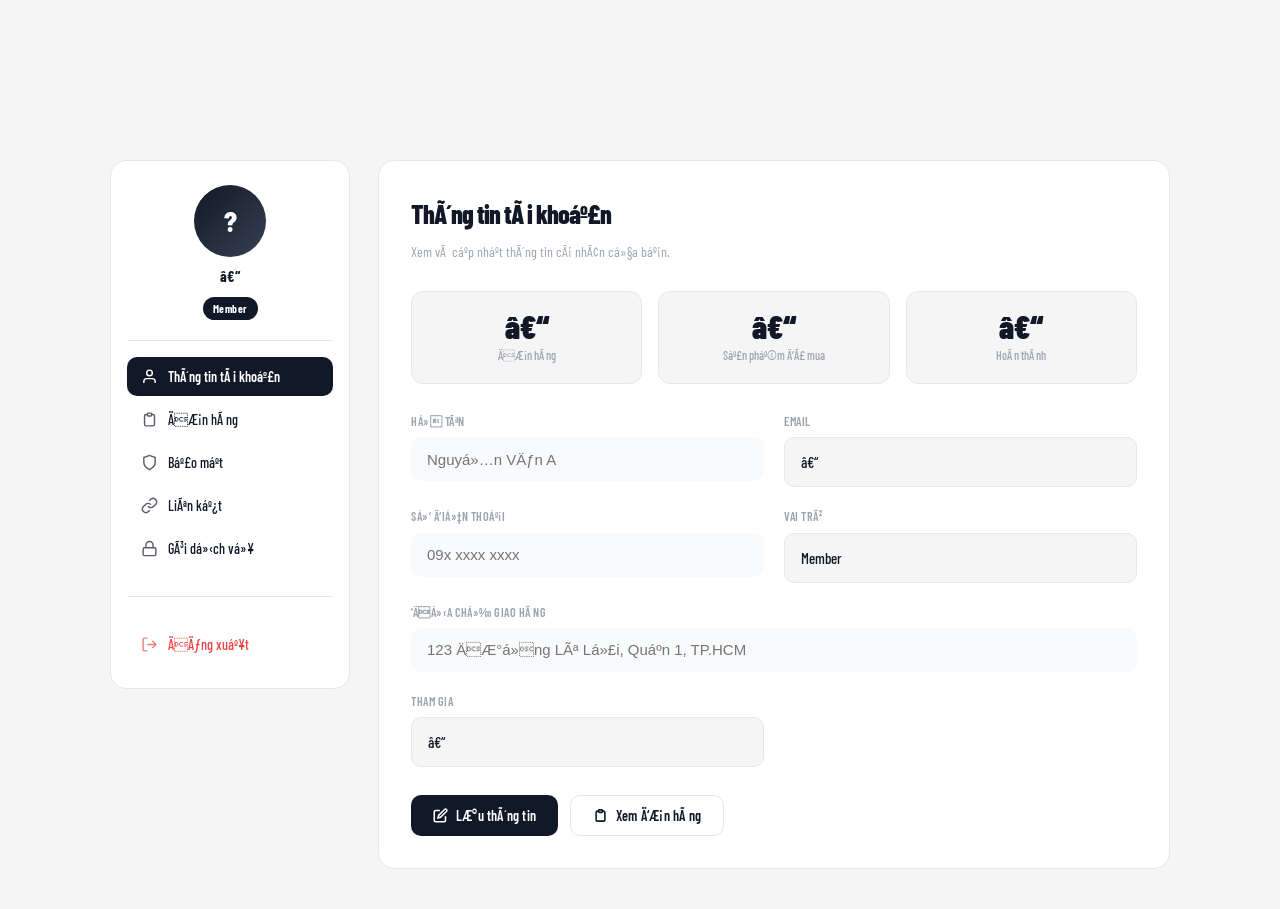
<file: page/account_backup.html>
﻿<!DOCTYPE html>
<html lang="vi">
<head>
    <meta charset="UTF-8">
    <meta name="viewport" content="width=device-width, initial-scale=1.0">
    <title>TÃ i khoáº£n â€“ SPARK</title>
    <meta name="description" content="Quáº£n lÃ½ tÃ i khoáº£n, báº£o máº­t vÃ  cÃ i Ä‘áº·t cÃ¡ nhÃ¢n cá»§a báº¡n táº¡i SPARK Sneaker.">
    <link rel="preconnect" href="https://fonts.googleapis.com">
    <link href="https://fonts.googleapis.com/css2?family=Barlow+Condensed:wght@400;600;800;900&family=Inter:wght@400;500;600&display=swap" rel="stylesheet">
    <link rel="stylesheet" href="/css/theme.css">
    <link rel="stylesheet" href="/css/Header.css">
    <link rel="stylesheet" href="/css/footer.css">
    <style>
        body {
            min-height: 100vh;
            display: flex;
            flex-direction: column;
            padding-top: 120px;
        }

        /* â”€â”€â”€ ACCOUNT LAYOUT â”€â”€â”€â”€â”€â”€â”€â”€â”€â”€â”€â”€â”€â”€â”€â”€â”€â”€â”€â”€â”€â”€â”€â”€â”€â”€â”€â”€â”€â”€â”€â”€â”€â”€â”€â”€â”€â”€â”€ */
        .account-wrapper {
            flex: 1;
            display: flex;
            max-width: 1100px;
            margin: 40px auto;
            width: 100%;
            padding: 0 20px;
            gap: 28px;
            align-items: flex-start;
        }

        /* â”€â”€â”€ SIDEBAR â”€â”€â”€â”€â”€â”€â”€â”€â”€â”€â”€â”€â”€â”€â”€â”€â”€â”€â”€â”€â”€â”€â”€â”€â”€â”€â”€â”€â”€â”€â”€â”€â”€â”€â”€â”€â”€â”€â”€â”€â”€â”€â”€â”€â”€â”€ */
        .acc-sidebar {
            width: 240px;
            flex-shrink: 0;
            background: var(--card);
            border: 1px solid var(--border);
            border-radius: 16px;
            padding: 24px 16px;
            position: sticky;
            top: 130px;
        }

        .acc-avatar-wrap {
            display: flex;
            flex-direction: column;
            align-items: center;
            gap: 10px;
            padding-bottom: 20px;
            margin-bottom: 16px;
            border-bottom: 1px solid var(--border);
        }

        .acc-avatar {
            width: 72px;
            height: 72px;
            border-radius: 50%;
            background: linear-gradient(135deg, #111827, #374151);
            display: flex;
            align-items: center;
            justify-content: center;
            font-size: 28px;
            color: #fff;
            font-weight: 800;
            letter-spacing: -1px;
            flex-shrink: 0;
        }

        .acc-name-label {
            font-weight: 700;
            font-size: 15px;
            color: var(--text);
            text-align: center;
            line-height: 1.3;
        }

        .acc-role-badge {
            display: inline-block;
            padding: 3px 10px;
            border-radius: 20px;
            font-size: 11px;
            font-weight: 700;
            letter-spacing: .5px;
            background: #111827;
            color: #fff;
        }

        .acc-role-badge.admin {
            background: linear-gradient(90deg, #f59e0b, #ef4444);
        }

        /* â”€â”€â”€ MENU ITEMS â”€â”€â”€â”€â”€â”€â”€â”€â”€â”€â”€â”€â”€â”€â”€â”€â”€â”€â”€â”€â”€â”€â”€â”€â”€â”€â”€â”€â”€â”€â”€â”€â”€â”€â”€â”€â”€â”€â”€â”€â”€â”€â”€ */
        .acc-menu {
            display: flex;
            flex-direction: column;
            gap: 4px;
        }

        .acc-menu-item {
            display: flex;
            align-items: center;
            gap: 10px;
            padding: 11px 14px;
            border-radius: 10px;
            cursor: pointer;
            color: var(--text);
            font-size: 14px;
            font-weight: 500;
            transition: background .2s, color .2s;
            text-decoration: none;
            border: none;
            background: none;
            width: 100%;
            text-align: left;
        }

        .acc-menu-item svg {
            width: 17px;
            height: 17px;
            flex-shrink: 0;
            opacity: .7;
        }

        .acc-menu-item:hover {
            background: var(--bg);
            color: var(--text);
        }

        .acc-menu-item.active {
            background: #111827;
            color: #fff;
            font-weight: 600;
        }

        .acc-menu-item.active svg { opacity: 1; }

        body.dark .acc-menu-item.active {
            background: #3b82f6;
        }

        .acc-menu-item.danger { color: #ef4444; }
        .acc-menu-item.danger:hover { background: #fef2f2; }
        body.dark .acc-menu-item.danger:hover { background: rgba(239,68,68,.1); }

        /* â”€â”€â”€ MAIN CONTENT â”€â”€â”€â”€â”€â”€â”€â”€â”€â”€â”€â”€â”€â”€â”€â”€â”€â”€â”€â”€â”€â”€â”€â”€â”€â”€â”€â”€â”€â”€â”€â”€â”€â”€â”€â”€â”€â”€â”€â”€â”€ */
        .acc-main {
            flex: 1;
            min-width: 0;
        }

        .acc-card {
            background: var(--card);
            border: 1px solid var(--border);
            border-radius: 16px;
            padding: 32px;
            display: none;
            animation: fadeIn .25s ease;
        }

        .acc-card.active { display: block; }

        @keyframes fadeIn {
            from { opacity: 0; transform: translateY(8px); }
            to   { opacity: 1; transform: translateY(0); }
        }

        .acc-card-title {
            font-family: 'Barlow Condensed', sans-serif;
            font-size: 26px;
            font-weight: 800;
            letter-spacing: -1px;
            color: var(--text);
            margin-bottom: 6px;
        }

        .acc-card-sub {
            color: var(--muted);
            font-size: 14px;
            margin-bottom: 28px;
        }

        /* â”€â”€â”€ INFO GRID â”€â”€â”€â”€â”€â”€â”€â”€â”€â”€â”€â”€â”€â”€â”€â”€â”€â”€â”€â”€â”€â”€â”€â”€â”€â”€â”€â”€â”€â”€â”€â”€â”€â”€â”€â”€â”€â”€â”€â”€â”€â”€â”€â”€ */
        .info-grid {
            display: grid;
            grid-template-columns: 1fr 1fr;
            gap: 20px;
            margin-bottom: 28px;
        }

        .info-field {
            display: flex;
            flex-direction: column;
            gap: 6px;
        }

        .info-field label {
            font-size: 12px;
            font-weight: 600;
            letter-spacing: .5px;
            text-transform: uppercase;
            color: var(--muted);
        }

        .info-value {
            background: var(--bg);
            border: 1px solid var(--border);
            border-radius: 10px;
            padding: 12px 16px;
            font-size: 15px;
            font-weight: 500;
            color: var(--text);
            min-height: 44px;
            display: flex;
            align-items: center;
        }

        .info-value.editable {
            border: none;
            background: var(--input, var(--bg));
            outline: none;
            width: 100%;
            cursor: text;
            transition: border .2s, box-shadow .2s;
        }

        .info-value.editable:focus {
            box-shadow: 0 0 0 2px #111827;
        }

        body.dark .info-value.editable:focus {
            box-shadow: 0 0 0 2px #3b82f6;
        }

        /* â”€â”€â”€ STAT CARDS â”€â”€â”€â”€â”€â”€â”€â”€â”€â”€â”€â”€â”€â”€â”€â”€â”€â”€â”€â”€â”€â”€â”€â”€â”€â”€â”€â”€â”€â”€â”€â”€â”€â”€â”€â”€â”€â”€â”€â”€â”€â”€â”€ */
        .stat-row {
            display: grid;
            grid-template-columns: repeat(3, 1fr);
            gap: 16px;
            margin-bottom: 28px;
        }

        .stat-card {
            background: var(--bg);
            border: 1px solid var(--border);
            border-radius: 12px;
            padding: 18px;
            text-align: center;
        }

        .stat-card .stat-num {
            font-family: 'Barlow Condensed', sans-serif;
            font-size: 32px;
            font-weight: 900;
            color: var(--text);
            line-height: 1;
        }

        .stat-card .stat-label {
            font-size: 12px;
            color: var(--muted);
            margin-top: 4px;
            font-weight: 500;
        }

        /* â”€â”€â”€ BUTTONS â”€â”€â”€â”€â”€â”€â”€â”€â”€â”€â”€â”€â”€â”€â”€â”€â”€â”€â”€â”€â”€â”€â”€â”€â”€â”€â”€â”€â”€â”€â”€â”€â”€â”€â”€â”€â”€â”€â”€â”€â”€â”€â”€â”€â”€â”€ */
        .btn {
            display: inline-flex;
            align-items: center;
            gap: 8px;
            padding: 11px 22px;
            border-radius: 10px;
            font-size: 14px;
            font-weight: 600;
            cursor: pointer;
            transition: background .2s, color .2s, transform .1s;
            border: none;
            letter-spacing: .2px;
        }

        .btn:active { transform: scale(.97); }

        .btn-primary {
            background: #111827;
            color: #fff;
        }

        .btn-primary:hover { background: #374151; }

        body.dark .btn-primary { background: #3b82f6; }
        body.dark .btn-primary:hover { background: #2563eb; }

        .btn-outline {
            background: transparent;
            color: var(--text);
            border: 1.5px solid var(--border);
        }

        .btn-outline:hover { background: var(--bg); }

        .btn-danger {
            background: #fef2f2;
            color: #ef4444;
            border: 1.5px solid #fee2e2;
        }

        .btn-danger:hover { background: #fee2e2; }

        body.dark .btn-danger { background: rgba(239,68,68,.1); border-color: rgba(239,68,68,.2); }

        /* â”€â”€â”€ DIVIDER â”€â”€â”€â”€â”€â”€â”€â”€â”€â”€â”€â”€â”€â”€â”€â”€â”€â”€â”€â”€â”€â”€â”€â”€â”€â”€â”€â”€â”€â”€â”€â”€â”€â”€â”€â”€â”€â”€â”€â”€â”€â”€â”€â”€â”€â”€ */
        .divider {
            border: none;
            border-top: 1px solid var(--border);
            margin: 24px 0;
        }

        /* â”€â”€â”€ SECURITY ITEMS â”€â”€â”€â”€â”€â”€â”€â”€â”€â”€â”€â”€â”€â”€â”€â”€â”€â”€â”€â”€â”€â”€â”€â”€â”€â”€â”€â”€â”€â”€â”€â”€â”€â”€â”€â”€â”€â”€â”€ */
        .security-item {
            display: flex;
            align-items: center;
            justify-content: space-between;
            padding: 16px 0;
            border-bottom: 1px solid var(--border);
        }

        .security-item:last-child { border-bottom: none; }

        .security-item-left { display: flex; align-items: center; gap: 14px; }

        .sec-icon {
            width: 40px;
            height: 40px;
            border-radius: 10px;
            background: var(--bg);
            display: flex;
            align-items: center;
            justify-content: center;
            font-size: 18px;
            flex-shrink: 0;
        }

        .sec-title { font-size: 14px; font-weight: 600; color: var(--text); }
        .sec-desc  { font-size: 12px; color: var(--muted); margin-top: 2px; }

        /* â”€â”€â”€ LINKED ACCOUNTS â”€â”€â”€â”€â”€â”€â”€â”€â”€â”€â”€â”€â”€â”€â”€â”€â”€â”€â”€â”€â”€â”€â”€â”€â”€â”€â”€â”€â”€â”€â”€â”€â”€â”€â”€â”€â”€â”€ */
        .linked-item {
            display: flex;
            align-items: center;
            justify-content: space-between;
            padding: 14px 16px;
            border-radius: 12px;
            border: 1.5px solid var(--border);
            margin-bottom: 12px;
        }

        .linked-item-left { display: flex; align-items: center; gap: 12px; }

        .linked-icon {
            width: 38px;
            height: 38px;
            border-radius: 8px;
            display: flex;
            align-items: center;
            justify-content: center;
            font-size: 20px;
            background: var(--bg);
        }

        .linked-name { font-size: 14px; font-weight: 600; color: var(--text); }
        .linked-status { font-size: 12px; color: var(--muted); margin-top: 2px; }
        .linked-status.active { color: #22c55e; }

        /* â”€â”€â”€ RESPONSIVE â”€â”€â”€â”€â”€â”€â”€â”€â”€â”€â”€â”€â”€â”€â”€â”€â”€â”€â”€â”€â”€â”€â”€â”€â”€â”€â”€â”€â”€â”€â”€â”€â”€â”€â”€â”€â”€â”€â”€â”€â”€â”€â”€ */
        @media (max-width: 800px) {
            .account-wrapper { flex-direction: column; }
            .acc-sidebar { width: 100%; position: static; }
            .acc-menu { flex-direction: row; flex-wrap: wrap; }
            .info-grid { grid-template-columns: 1fr; }
            .stat-row { grid-template-columns: repeat(3, 1fr); }
        }

        @media (max-width: 480px) {
            .stat-row { grid-template-columns: 1fr; }
            .acc-card { padding: 20px; }
        }
    </style>
</head>

<body>
    <div id="site-header"></div>

    <div class="account-wrapper">

        <!-- â”€â”€ SIDEBAR â”€â”€ -->
        <aside class="acc-sidebar">
            <div class="acc-avatar-wrap">
                <div class="acc-avatar" id="accAvatarCircle">?</div>
                <div class="acc-name-label" id="accNameLabel">â€“</div>
                <span class="acc-role-badge" id="accRoleBadge">Member</span>
            </div>
            <nav class="acc-menu">
                <button class="acc-menu-item active" id="tab-info" onclick="switchTab('info',this)">
                    <svg viewBox="0 0 24 24" fill="none" stroke="currentColor" stroke-width="2"><path d="M20 21v-2a4 4 0 00-4-4H8a4 4 0 00-4 4v2"/><circle cx="12" cy="7" r="4"/></svg>
                    ThÃ´ng tin tÃ i khoáº£n
                </button>
                <button class="acc-menu-item" id="tab-orders" onclick="location.href='/page/orders.html'">
                    <svg viewBox="0 0 24 24" fill="none" stroke="currentColor" stroke-width="2"><path d="M9 5H7a2 2 0 00-2 2v12a2 2 0 002 2h10a2 2 0 002-2V7a2 2 0 00-2-2h-2"/><rect x="9" y="3" width="6" height="4" rx="1"/></svg>
                    ÄÆ¡n hÃ ng
                </button>
                <button class="acc-menu-item" id="tab-security" onclick="switchTab('security',this)">
                    <svg viewBox="0 0 24 24" fill="none" stroke="currentColor" stroke-width="2"><path d="M12 22s8-4 8-10V5l-8-3-8 3v7c0 6 8 10 8 10z"/></svg>
                    Báº£o máº­t
                </button>
                <button class="acc-menu-item" id="tab-linked" onclick="switchTab('linked',this)">
                    <svg viewBox="0 0 24 24" fill="none" stroke="currentColor" stroke-width="2"><path d="M10 13a5 5 0 007.54.54l3-3a5 5 0 00-7.07-7.07l-1.72 1.71"/><path d="M14 11a5 5 0 00-7.54-.54l-3 3a5 5 0 007.07 7.07l1.71-1.71"/></svg>
                    LiÃªn káº¿t
                </button>
                <button class="acc-menu-item" id="tab-sub" onclick="switchTab('sub',this)">
                    <svg viewBox="0 0 24 24" fill="none" stroke="currentColor" stroke-width="2"><rect x="3" y="11" width="18" height="11" rx="2"/><path d="M7 11V7a5 5 0 0110 0v4"/></svg>
                    GÃ³i dá»‹ch vá»¥
                </button>
                <button id="tab-admin-btn" class="acc-menu-item" onclick="switchTab('admin',this)" style="display:none">
                    <svg viewBox="0 0 24 24" fill="none" stroke="currentColor" stroke-width="2"><path d="M12 2l3.09 6.26L22 9.27l-5 4.87L18.18 21 12 17.77 5.82 21 7 14.14l-5-4.87 6.91-1.01z"/></svg>
                    Admin Panel
                </button>
                <hr class="divider">
                <button class="acc-menu-item danger" onclick="logout()">
                    <svg viewBox="0 0 24 24" fill="none" stroke="currentColor" stroke-width="2"><path d="M9 21H5a2 2 0 01-2-2V5a2 2 0 012-2h4"/><polyline points="16 17 21 12 16 7"/><line x1="21" y1="12" x2="9" y2="12"/></svg>
                    ÄÄƒng xuáº¥t
                </button>
            </nav>
        </aside>

        <!-- â”€â”€ MAIN â”€â”€ -->
        <main class="acc-main">

            <!-- INFO TAB -->
            <section id="tab-info-card" class="acc-card active">
                <div class="acc-card-title">ThÃ´ng tin tÃ i khoáº£n</div>
                <div class="acc-card-sub">Xem vÃ  cáº­p nháº­t thÃ´ng tin cÃ¡ nhÃ¢n cá»§a báº¡n.</div>

                <div class="stat-row">
                    <div class="stat-card">
                        <div class="stat-num" id="statOrders">â€“</div>
                        <div class="stat-label">ÄÆ¡n hÃ ng</div>
                    </div>
                    <div class="stat-card">
                        <div class="stat-num" id="statItems">â€“</div>
                        <div class="stat-label">Sáº£n pháº©m Ä‘Ã£ mua</div>
                    </div>
                    <div class="stat-card">
                        <div class="stat-num" id="statDone">â€“</div>
                        <div class="stat-label">HoÃ n thÃ nh</div>
                    </div>
                </div>

            <div class="info-grid">
                    <div class="info-field">
                        <label>Há» tÃªn</label>
                        <input class="info-value editable" id="accName" type="text" placeholder="Nguyá»…n VÄƒn A">
                    </div>
                    <div class="info-field">
                        <label>Email</label>
                        <div class="info-value" id="accEmail" style="user-select:all">â€“</div>
                    </div>
                    <div class="info-field">
                        <label>Sá»‘ Ä‘iá»‡n thoáº¡i</label>
                        <input class="info-value editable" id="accPhone" type="tel" placeholder="09x xxxx xxxx">
                    </div>
                    <div class="info-field">
                        <label>Vai trÃ²</label>
                        <div class="info-value" id="accRole">Member</div>
                    </div>
                    <div class="info-field" style="grid-column:1/-1">
                        <label>'Äá»‹a chá»‰ giao hÃ ng</label>
                        <input class="info-value editable" id="accAddress" type="text" placeholder="123 ÄÆ°á»ng LÃª Lá»£i, Quáº­n 1, TP.HCM">
                    </div>
                    <div class="info-field">
                        <label>Tham gia</label>
                        <div class="info-value" id="accJoined">â€“</div>
                    </div>
                </div>

                <div id="saveSuccessMsg" style="display:none;background:#f0fdf4;border:1px solid #bbf7d0;border-radius:8px;padding:10px 16px;font-size:13px;color:#16a34a;margin-bottom:14px">
                    âœ… ÄÃ£ lÆ°u thÃ´ng tin thÃ nh cÃ´ng! Dá»¯ liá»‡u sáº½ tá»± Ä‘iá»n khi thanh toÃ¡n.
                </div>

                <div style="display:flex;gap:12px;flex-wrap:wrap">
                    <button class="btn btn-primary" onclick="saveProfile()">
                        <svg width="15" height="15" viewBox="0 0 24 24" fill="none" stroke="currentColor" stroke-width="2.5"><path d="M11 4H4a2 2 0 00-2 2v14a2 2 0 002 2h14a2 2 0 002-2v-7"/><path d="M18.5 2.5a2.121 2.121 0 013 3L12 15l-4 1 1-4z"/></svg>
                        LÆ°u thÃ´ng tin
                    </button>
                    <button class="btn btn-outline" onclick="location.href='/page/orders.html'">
                        <svg width="15" height="15" viewBox="0 0 24 24" fill="none" stroke="currentColor" stroke-width="2.5"><path d="M9 5H7a2 2 0 00-2 2v12a2 2 0 002 2h10a2 2 0 002-2V7a2 2 0 00-2-2h-2"/><rect x="9" y="3" width="6" height="4" rx="1"/></svg>
                        Xem Ä‘Æ¡n hÃ ng
                    </button>
                </div>
            </section>

            <!-- SECURITY TAB -->
            <section id="tab-security-card" class="acc-card">
                <div class="acc-card-title">Báº£o máº­t</div>
                <div class="acc-card-sub">Quáº£n lÃ½ máº­t kháº©u vÃ  cÃ¡c tuá»³ chá»n báº£o máº­t.</div>

                <div class="security-item">
                    <div class="security-item-left">
                        <div class="sec-icon">ðŸ”‘</div>
                        <div>
                            <div class="sec-title">Máº­t kháº©u</div>
                            <div class="sec-desc">Láº§n Ä‘á»•i gáº§n nháº¥t: chÆ°a Ä‘á»•i</div>
                        </div>
                    </div>
                    <button class="btn btn-outline" onclick="alert('TÃ­nh nÄƒng Ä‘á»•i máº­t kháº©u sáº½ sá»›m cÃ³!')">Äá»•i máº­t kháº©u</button>
                </div>

                <div class="security-item">
                    <div class="security-item-left">
                        <div class="sec-icon">ðŸ“±</div>
                        <div>
                            <div class="sec-title">XÃ¡c thá»±c 2 bÆ°á»›c (2FA)</div>
                            <div class="sec-desc">Báº£o vá»‡ tÃ i khoáº£n báº±ng mÃ£ OTP</div>
                        </div>
                    </div>
                    <button class="btn btn-outline" onclick="alert('Sáº¯p ra máº¯t!')">Báº­t 2FA</button>
                </div>

                <div class="security-item">
                    <div class="security-item-left">
                        <div class="sec-icon">ðŸ›¡ï¸</div>
                        <div>
                            <div class="sec-title">PhiÃªn Ä‘Äƒng nháº­p</div>
                            <div class="sec-desc">Quáº£n lÃ½ cÃ¡c thiáº¿t bá»‹ Ä‘ang Ä‘Äƒng nháº­p</div>
                        </div>
                    </div>
                    <button class="btn btn-outline" onclick="alert('Sáº¯p ra máº¯t!')">Xem phiÃªn</button>
                </div>

                <hr class="divider">
                <h4 style="font-size:15px;color:var(--text);margin-bottom:16px">VÃ¹ng nguy hiá»ƒm</h4>
                <button class="btn btn-danger" onclick="confirmDeleteAccount()">
                    <svg width="15" height="15" viewBox="0 0 24 24" fill="none" stroke="currentColor" stroke-width="2.5"><polyline points="3 6 5 6 21 6"/><path d="M19 6l-1 14a2 2 0 01-2 2H8a2 2 0 01-2-2L5 6"/><path d="M10 11v6"/><path d="M14 11v6"/><path d="M9 6V4h6v2"/></svg>
                    XoÃ¡ tÃ i khoáº£n
                </button>
            </section>

            <!-- LINKED TAB -->
            <section id="tab-linked-card" class="acc-card">
                <div class="acc-card-title">LiÃªn káº¿t tÃ i khoáº£n</div>
                <div class="acc-card-sub">Káº¿t ná»‘i vá»›i cÃ¡c dá»‹ch vá»¥ bÃªn ngoÃ i Ä‘á»ƒ Ä‘Äƒng nháº­p nhanh hÆ¡n.</div>

                <div class="linked-item">
                    <div class="linked-item-left">
                        <div class="linked-icon">ðŸŒ</div>
                        <div>
                            <div class="linked-name">Google</div>
                            <div class="linked-status">ChÆ°a liÃªn káº¿t</div>
                        </div>
                    </div>
                    <button class="btn btn-outline" onclick="alert('Sáº¯p ra máº¯t!')">LiÃªn káº¿t</button>
                </div>

                <div class="linked-item">
                    <div class="linked-item-left">
                        <div class="linked-icon">ðŸ“˜</div>
                        <div>
                            <div class="linked-name">Facebook</div>
                            <div class="linked-status">ChÆ°a liÃªn káº¿t</div>
                        </div>
                    </div>
                    <button class="btn btn-outline" onclick="alert('Sáº¯p ra máº¯t!')">LiÃªn káº¿t</button>
                </div>

                <div class="linked-item">
                    <div class="linked-item-left">
                        <div class="linked-icon">ðŸŽ</div>
                        <div>
                            <div class="linked-name">Apple</div>
                            <div class="linked-status">ChÆ°a liÃªn káº¿t</div>
                        </div>
                    </div>
                    <button class="btn btn-outline" onclick="alert('Sáº¯p ra máº¯t!')">LiÃªn káº¿t</button>
                </div>
            </section>

            <!-- SUB TAB -->
            <section id="tab-sub-card" class="acc-card">
                <div class="acc-card-title">GÃ³i dá»‹ch vá»¥</div>
                <div class="acc-card-sub">Xem vÃ  quáº£n lÃ½ gÃ³i Ä‘Äƒng kÃ½ hiá»‡n táº¡i.</div>

                <div style="background:linear-gradient(135deg,#111827,#1e3a8a);border-radius:16px;padding:28px;color:#fff;margin-bottom:20px;position:relative;overflow:hidden">
                    <div style="position:absolute;top:-20px;right:-20px;width:120px;height:120px;border-radius:50%;background:rgba(255,255,255,.05)"></div>
                    <div style="font-size:12px;font-weight:700;letter-spacing:1px;opacity:.7;margin-bottom:6px">GÃ“I HIá»†N Táº I</div>
                    <div style="font-family:'Barlow Condensed',sans-serif;font-size:36px;font-weight:900;letter-spacing:-1px">FREE</div>
                    <div style="font-size:13px;opacity:.7;margin-top:4px">Miá»…n phÃ­ mÃ£i mÃ£i Â· Giá»›i háº¡n má»™t sá»‘ tÃ­nh nÄƒng</div>
                </div>

                <button class="btn btn-primary" onclick="alert('TÃ­nh nÄƒng nÃ¢ng cáº¥p gÃ³i sáº½ sá»›m cÃ³!')">
                    âš¡ NÃ¢ng cáº¥p lÃªn PRO
                </button>
            </section>

            <!-- ADMIN TAB -->
            <section id="tab-admin-card" class="acc-card">
                <div class="acc-card-title">Admin Panel</div>
                <div class="acc-card-sub">Truy cáº­p trang quáº£n trá»‹ dÃ nh cho Admin.</div>
                <p style="color:var(--muted);margin-bottom:20px">Báº¡n cÃ³ quyá»n Admin. Báº¥m nÃºt bÃªn dÆ°á»›i Ä‘á»ƒ vÃ o trang quáº£n lÃ½ sáº£n pháº©m vÃ  dashboard.</p>
                <button class="btn btn-primary" onclick="location.href='/page/admin.html'">
          /* â”€â”€â”€ LOAD USER â”€â”€â”€â”€â”€â”€â”€â”€â”€â”€â”€â”€â”€â”€â”€â”€â”€â”€â”€â”€â”€â”€â”€â”€â”€â”€â”€â”€â”€â”€â”€â”€â”€â”€â”€â”€â”€â”€â”€â”€â”€â”€â”€â”€â”€ */
        function loadUser() {
            const token = localStorage.getItem('token');
            const claimName = 'http://schemas.xmlsoap.org/ws/2005/05/identity/claims/name';
            const claimRole = 'http://schemas.microsoft.com/ws/2008/06/identity/claims/role';

            let user = {};
            if (token) { user = parseJwt(token) || {}; }

            const name  = user.name  || user[claimName] || localStorage.getItem('name')  || 'NgÆ°á»i dÃ¹ng';
            const email = user.email || user.sub         || localStorage.getItem('email') || 'â€“';
            const role  = user.role  || user[claimRole]  || localStorage.getItem('role')  || 'Member';
            const phone   = localStorage.getItem('phone')   || '';
            const address = localStorage.getItem('address') || '';

            // Avatar letter
            const initial = name.charAt(0).toUpperCase();
            document.getElementById('accAvatarCircle').textContent = initial;
            document.getElementById('accNameLabel').textContent = name;

            const roleBadge = document.getElementById('accRoleBadge');
            roleBadge.textContent = role;
            if (role === 'Admin') roleBadge.classList.add('admin');

            // Info fields - now editable
            document.getElementById('accName').value    = name;
            document.getElementById('accEmail').textContent = email;
            document.getElementById('accRole').textContent  = role;
            document.getElementById('accJoined').textContent = new Date().toLocaleDateString('vi-VN', { year:'numeric', month:'long' });
            if (phone)   document.getElementById('accPhone').value   = phone;
            if (address) document.getElementById('accAddress').value = address;

            // Admin tab
            if (role === 'Admin') {
                document.getElementById('tab-admin-btn').style.display = 'flex';
            }

            // Stats from localStorage orders
            const orders = JSON.parse(localStorage.getItem('orders') || '[]');
            document.getElementById('statOrders').textContent = orders.length;
            const items = orders.reduce((s, o) => s + (o.items ? o.items.reduce((a,i) => a + (i.qty||1), 0) : 0), 0);
            document.getElementById('statItems').textContent = items;
            const done = orders.filter(o => o.status === 'done').length;
            document.getElementById('statDone').textContent = done;
        }

        /* â”€â”€â”€ SAVE PROFILE â”€â”€â”€â”€â”€â”€â”€â”€â”€â”€â”€â”€â”€â”€â”€â”€â”€â”€â”€â”€â”€â”€â”€â”€â”€â”€â”€â”€â”€â”€â”€â”€â”€â”€â”€â”€â”€â”€â”€â”€â”€â”€ */
        function saveProfile() {
            const name    = document.getElementById('accName').value.trim();
            const phone   = document.getElementById('accPhone').value.trim();
            const address = document.getElementById('accAddress').value.trim();

            if (name)    localStorage.setItem('name',    name);
            if (phone)   localStorage.setItem('phone',   phone);
            if (address) localStorage.setItem('address', address);

            // Update avatar
            if (name) {
                document.getElementById('accAvatarCircle').textContent = name.charAt(0).toUpperCase();
                document.getElementById('accNameLabel').textContent = name;
            }

            // Show success message
            const msg = document.getElementById('saveSuccessMsg');
            msg.style.display = 'block';
            setTimeout(() => msg.style.display = 'none', 3500);
        }¹ng';
            const email = user.email || user.sub         || localStorage.getItem('email') || 'â€“';
            const role  = user.role  || user[claimRole]  || localStorage.getItem('role')  || 'Member';

            // Avatar letter
            const initial = name.charAt(0).toUpperCase();
            document.getElementById('accAvatarCircle').textContent = initial;
            document.getElementById('accNameLabel').textContent = name;

            const roleBadge = document.getElementById('accRoleBadge');
            roleBadge.textContent = role;
            if (role === 'Admin') roleBadge.classList.add('admin');

            // Info fields
            document.getElementById('accName').textContent  = name;
            document.getElementById('accEmail').textContent = email;
            document.getElementById('accRole').textContent  = role;
            document.getElementById('accJoined').textContent = new Date().toLocaleDateString('vi-VN', { year:'numeric', month:'long' });

            // Admin tab
            if (role === 'Admin') {
                document.getElementById('tab-admin-btn').style.display = 'flex';
            }

            // Stats from localStorage orders
            const orders = JSON.parse(localStorage.getItem('orders') || '[]');
            document.getElementById('statOrders').textContent = orders.length;
            const items = orders.reduce((s, o) => s + (o.items ? o.items.reduce((a,i) => a + (i.qty||1), 0) : 0), 0);
            document.getElementById('statItems').textContent = items;
            const done = orders.filter(o => o.status === 'done').length;
            document.getElementById('statDone').textContent = done;
        }

        function confirmDeleteAccount() {
            if (confirm('Báº¡n cháº¯c cháº¯n muá»‘n xoÃ¡ tÃ i khoáº£n? HÃ nh Ä‘á»™ng nÃ y khÃ´ng thá»ƒ hoÃ n tÃ¡c.')) {
                alert('TÃ­nh nÄƒng nÃ y sáº½ sá»›m cÃ³!');
            }
        }

        function logout() {
            ['token','role','name','email','user'].forEach(k => localStorage.removeItem(k));
            location.href = '/page/login.html';
        }

        loadUser();
    </script>
</body>
</html>
</file>
<file: css/theme.css>
/* =====================================================
   THEME VARIABLES — Light (default)
   ===================================================== */
:root {
    --bg: #f5f5f5;
    --text: #111827;
    --card: #ffffff;
    --panel: #ffffff;
    --border: #e5e7eb;
    --input: #f9fafb;
    --muted: #9ca3af;
    --accent: #111827;
    --danger: #ef4444;

    --hero-feat-bg: #ffffff;
    --trust-bg: #ffffff;
    --trust-border: #ebebeb;
    --blog-card-bg: #ffffff;
    --blog-card-meta: #f3f4f6;
    --skeleton-start: #eeeeee;
    --skeleton-end: #f5f5f5;
    --feature-bar-bg: #ffffff;
    --cart-box-bg: #ffffff;
    --summary-bg: #ffffff;
    --page-hero-bg: #ffffff;
    --coupon-bg: #f9fafb;
    --section-title: #111;
    --view-all: #666;
    --product-name: #111;
    --price-now: #111;
}

/* =====================================================
   THEME VARIABLES — Dark
   ===================================================== */
html.dark {
    --bg: #0a0a0a;
    --panel: #111111;
    --card: #18181b;
    --text: #f5f5f5;
    --muted: #9ca3af;
    --border: #27272a;
    --input: #09090b;
    --accent: #6ea5fd;
    --danger: #ef4444;

    --hero-feat-bg: #18181b;
    --trust-bg: #111111;
    --trust-border: #27272a;
    --blog-card-bg: #18181b;
    --blog-card-meta: #27272a;
    --skeleton-start: #1a1a1a;
    --skeleton-end: #222222;
    --feature-bar-bg: #18181b;
    --cart-box-bg: #18181b;
    --summary-bg: #18181b;
    --page-hero-bg: #111111;
    --coupon-bg: #0e0e0e;
    --section-title: #f5f5f5;
    --view-all: #9ca3af;
    --product-name: #f5f5f5;
    --price-now: #f5f5f5;
}

/*
 * CRITICAL BUG FIX:
 * Every page has  body { background:#f5f5f5; color:#111; }  inline.
 * Using html.dark body with !important beats those inline <style> rules.
 */
html.dark body {
    background: var(--bg) !important;
    color: var(--text) !important;
}

/* =====================================================
   BASE RESET
   ===================================================== */
*,
*::before,
*::after {
    box-sizing: border-box;
    margin: 0;
    padding: 0;
}

html {
    scroll-behavior: smooth;
}

body {
    font-family: 'Barlow', 'Barlow Condensed', sans-serif;
    background: var(--bg);
    color: var(--text);
    line-height: 1.6;
    transition: background .3s, color .3s;
}

a {
    text-decoration: none;
    color: inherit;
}

button {
    cursor: pointer;
    font-family: inherit;
}

img {
    max-width: 100%;
    display: block;
}

.container {
    max-width: 1200px;
    margin: 0 auto;
    padding: 0 20px;
}

/* =====================================================
   SCROLLBAR
   ===================================================== */
::-webkit-scrollbar {
    width: 6px;
    height: 6px;
}

::-webkit-scrollbar-track {
    background: transparent;
}

::-webkit-scrollbar-thumb {
    background: #d1d5db;
    border-radius: 3px;
}

::-webkit-scrollbar-thumb:hover {
    background: #9ca3af;
}

html.dark ::-webkit-scrollbar-thumb {
    background: #3f3f46;
}

/* =====================================================
   DARK — HEADER & SIDEBAR
   ===================================================== */
html.dark .header {
    background: #0e0e0e !important;
    border-color: #201521 !important;
    box-shadow: 0 2px 16px rgba(0, 0, 0, .5);
}

html.dark .topbar {
    background: #2e1861 !important;
    color: #ff0000 !important;
}

html.dark .logo {
    color: #f1f5f9 !important;
}

html.dark .search {
    background: #1e293b !important;
    border-color: #334155 !important;
}

html.dark .search select {
    color: #cbd5e1;
}

html.dark .search input {
    color: #f1f5f9;
}

html.dark .search input::placeholder {
    color: #475569;
}

html.dark .nav {
    border-color: #1e293b;
}

html.dark .nav a {
    color: #e2e8f0;
}

html.dark .nav a:hover {
    background: #1e293b;
    color: #fff;
}

html.dark .hdr-icon-label {
    color: #94a3b8 !important;
}

html.dark .header-main svg {
    stroke: #e2e8f0;
}

html.dark .cart-link svg {
    stroke: #e2e8f0;
}

html.dark .hamburger-btn {
    color: #e2e8f0;
}

html.dark .hamburger-btn:hover {
    background: #1e293b;
}

html.dark .sidebar {
    background: #0f172a;
}

html.dark .sidebar a {
    color: #e2e8f0;
}

html.dark .sidebar a:hover {
    background: #1e293b;
}

html.dark .close-sidebar {
    color: #94a3b8;
}

html.dark .close-sidebar:hover {
    background: #1e293b;
}

/* =====================================================
   DARK — SHOP PAGE
   ===================================================== */
html.dark .feature-bar {
    background: var(--feature-bar-bg);
    box-shadow: 0 8px 30px rgba(0, 0, 0, .4);
}

html.dark .feature-item {
    color: var(--text);
}

html.dark .feature-item svg {
    color: #9ca3af;
}

html.dark .feature-sep {
    background: #27272a;
}

html.dark .feature-item .feat-text small {
    color: var(--muted);
}

html.dark .section-title {
    color: var(--section-title);
}

html.dark .view-all {
    color: var(--view-all);
}

html.dark .product-card {
    background: var(--card) !important;
    border-color: var(--border) !important;
}

html.dark .product-card-img {
    background: #0f0f0f !important;
}

html.dark .product-card-name {
    color: var(--product-name) !important;
}

html.dark .product-card-brand {
    color: var(--muted) !important;
}

html.dark .price-now {
    color: var(--price-now) !important;
}

html.dark .price-old {
    color: #52525b;
}

html.dark .skeleton {
    background: linear-gradient(90deg, var(--skeleton-start) 25%, var(--skeleton-end) 50%, var(--skeleton-start) 75%) !important;
    background-size: 400% 100%;
}

html.dark .blog-card {
    background: var(--card);
    border-color: var(--border);
}

html.dark .blog-card h4 {
    color: var(--text);
}

html.dark .blog-card p {
    color: var(--muted);
}

html.dark .blog-card-meta span {
    background: var(--blog-card-meta);
    color: var(--muted);
}

html.dark .blog-read-more {
    color: var(--accent);
    border-color: var(--accent);
}

html.dark .trust-bar {
    background: var(--trust-bg);
    border-color: var(--trust-border);
}

html.dark .trust-item h5 {
    color: var(--text);
}

html.dark .trust-item p {
    color: var(--muted);
}

html.dark .trust-item svg {
    color: #94a3b8;
}

html.dark .cta-section {
    background: #ffcd04 !important;
}

html.dark .cta-left h2 {
    color: #000000;
}

html.dark .cta-left p {
    color: #000000;
}

/* =====================================================
   DARK — PRODUCTS / FILTER PAGE
   ===================================================== */
html.dark .filter-panel {
    background: var(--card) !important;
    border-color: var(--border) !important;
}

html.dark .filter-panel h3 {
    color: var(--muted);
    border-color: var(--border);
}

html.dark .filter-group label {
    color: var(--muted) !important;
}

html.dark .chip {
    background: var(--card) !important;
    border-color: var(--border) !important;
    color: var(--text) !important;
}

html.dark .chip:hover,
html.dark .chip.active {
    background: #f5f5f5 !important;
    color: #111 !important;
}

html.dark .sort-select {
    background: var(--card) !important;
    border-color: var(--border) !important;
    color: var(--text) !important;
}

html.dark .view-btn {
    background: var(--card) !important;
    border-color: var(--border) !important;
    color: var(--text) !important;
}

html.dark .view-btn.active {
    background: var(--text) !important;
    color: var(--bg) !important;
}

html.dark .filter-group select {
    background: var(--card) !important;
    border-color: var(--border) !important;
    color: var(--text) !important;
}

html.dark .clear-filter {
    border-color: var(--border) !important;
    color: var(--muted) !important;
    background: transparent !important;
}

html.dark .page-btn {
    background: var(--card) !important;
    border-color: var(--border) !important;
    color: var(--text) !important;
}

html.dark .page-btn.active,
html.dark .page-btn:hover {
    background: var(--text) !important;
    color: var(--bg) !important;
}

/* =====================================================
   DARK — CART PAGE
   ===================================================== */
html.dark .page-hero {
    background: var(--page-hero-bg) !important;
    border-color: var(--border) !important;
}

html.dark .cart-box {
    background: var(--cart-box-bg) !important;
    border-color: var(--border) !important;
}

html.dark .cart-box-header {
    border-color: var(--border);
}

html.dark .cart-box-header h2 {
    color: var(--text);
}

html.dark .cart-item {
    border-color: #1a1a1a;
}

html.dark .cart-item:hover {
    background: #111;
}

html.dark .cart-img-wrap {
    background: #0f0f0f;
}

html.dark .cart-item-name {
    color: var(--text);
}

html.dark .cart-item-meta span {
    background: #27272a;
    color: var(--muted);
}

html.dark .qty-ctrl {
    border-color: var(--border);
}

html.dark .qty-ctrl button {
    background: #1a1a1a;
    color: var(--text);
}

html.dark .qty-ctrl input {
    background: #0f0f0f !important;
    color: var(--text) !important;
    border-color: var(--border) !important;
}

html.dark .cart-item-price {
    color: var(--text);
}

html.dark .continue-link {
    border-color: var(--border);
    color: var(--muted);
}

html.dark .continue-link:hover {
    color: var(--text);
}

html.dark .summary-box {
    background: var(--summary-bg) !important;
    border-color: var(--border) !important;
}

html.dark .summary-header {
    color: var(--text);
    border-color: var(--border);
}

html.dark .summary-divider {
    background: var(--border);
}

html.dark .summary-total-label {
    color: var(--text);
}

html.dark .summary-total-value {
    color: var(--text);
}

html.dark .summary-row span:last-child {
    color: var(--text);
}

html.dark .coupon-wrap input {
    background: var(--coupon-bg) !important;
    border-color: var(--border) !important;
    color: var(--text) !important;
}

html.dark .coupon-wrap button {
    background: #1a1a1a;
    border-color: var(--border);
    color: var(--text);
}

html.dark .coupon-wrap button:hover {
    background: #3b82f6;
    border-color: #3b82f6;
    color: #fff;
}

html.dark .payment-icons span {
    background: #1a1a1a;
    border-color: var(--border);
    color: var(--muted);
}

/* =====================================================
   DARK — CHECKOUT PAGE
   ===================================================== */
html.dark .section-card {
    background: var(--card) !important;
    border-color: var(--border) !important;
}

html.dark .section-card-header {
    border-color: var(--border);
}

html.dark .section-card-header h2 {
    color: var(--text);
}

html.dark .form-group input,
html.dark .form-group select,
html.dark .form-group textarea {
    background: var(--input) !important;
    border-color: var(--border) !important;
    color: var(--text) !important;
}

html.dark .form-group input::placeholder,
html.dark .form-group textarea::placeholder {
    color: var(--muted);
}

html.dark .pay-method {
    border-color: var(--border);
    background: var(--card) !important;
}

html.dark .pay-method-name {
    color: var(--text);
}

html.dark .pay-method-sub {
    color: var(--muted);
}

html.dark .order-box {
    background: var(--card) !important;
    border-color: var(--border) !important;
}

html.dark .order-header {
    border-color: var(--border);
    color: var(--text);
}

html.dark .order-item {
    border-color: var(--border);
}

html.dark .order-item-name {
    color: var(--text);
}

html.dark .order-item-price {
    color: var(--text);
}

html.dark .calc-row {
    color: var(--muted);
}

html.dark .calc-row span:last-child {
    color: var(--text);
}

html.dark .calc-divider {
    background: var(--border);
}

html.dark .calc-total-label {
    color: var(--text);
}

html.dark .calc-total-val {
    color: var(--text);
}

html.dark .qr-panel {
    background: var(--input) !important;
    border-color: var(--border) !important;
}

html.dark .success-modal {
    background: var(--card) !important;
}

html.dark .success-modal h2 {
    color: var(--text) !important;
}

html.dark .success-order-id {
    background: var(--input) !important;
    color: var(--text) !important;
}

html.dark .btn-view-orders {
    background: var(--input) !important;
    color: var(--text) !important;
    border-color: var(--border) !important;
}

/* =====================================================
   DARK — ACCOUNT / ORDERS / ADMIN
   ===================================================== */
html.dark .acc-sidebar {
    background: var(--card) !important;
    border-color: var(--border) !important;
}

html.dark .acc-card {
    background: var(--card) !important;
    border-color: var(--border) !important;
}

html.dark .info-value {
    background: var(--bg) !important;
    border-color: var(--border) !important;
    color: var(--text) !important;
}

html.dark .stat-card {
    background: var(--bg) !important;
    border-color: var(--border) !important;
}

html.dark .linked-item {
    border-color: var(--border);
}

html.dark .kpi-card {
    background: var(--card) !important;
    border-color: var(--border) !important;
}

html.dark .table-wrap {
    background: var(--card) !important;
    border-color: var(--border) !important;
}

html.dark thead th {
    background: #0f0f0f !important;
    color: var(--muted) !important;
    border-color: var(--border) !important;
}

html.dark tbody td {
    border-color: #1a1a1a;
    color: var(--text);
}

html.dark tbody tr:hover td {
    background: #111;
}

html.dark .admin-sidebar {
    background: var(--card) !important;
    border-color: var(--border) !important;
}

html.dark .form-row {
    background: var(--card) !important;
    border-color: var(--border) !important;
}

html.dark .form-input {
    background: var(--bg) !important;
    border-color: var(--border) !important;
    color: var(--text) !important;
}

html.dark .td-input {
    background: var(--bg) !important;
    border-color: var(--border) !important;
    color: var(--text) !important;
}

/* =====================================================
   DARK — LOGIN / REGISTER PAGE
   ===================================================== */
html.dark .auth-right {
    background: var(--card) !important;
}

html.dark .auth-form-box h2 {
    color: var(--text) !important;
}

html.dark .auth-form-box .sub {
    color: var(--muted) !important;
}

html.dark .social-btn {
    background: var(--card) !important;
    border-color: var(--border) !important;
    color: var(--text) !important;
}

html.dark .or-divider {
    color: var(--muted);
}

html.dark .or-divider::before,
html.dark .or-divider::after {
    background: var(--border);
}

html.dark .auth-footer {
    background: var(--input) !important;
    border-color: var(--border) !important;
    color: var(--muted) !important;
}

html.dark .mini-header {
    background: var(--card) !important;
    border-color: var(--border) !important;
}

html.dark .mini-logo {
    color: var(--text) !important;
}

html.dark .mini-nav a {
    color: var(--muted) !important;
}

html.dark .forgot-link {
    color: var(--text) !important;
}

html.dark .auth-switch a {
    color: var(--text) !important;
}

html.dark .remember {
    color: var(--muted) !important;
}

/* =====================================================
   DARK — FOOTER
   ===================================================== */
html.dark .footer {
    background: #000 !important;
}

html.dark .dark-footer {
    background: #000 !important;
}

html.dark .footer-wrap {
    background: #000 !important;
}

/* =====================================================
   TRANSITIONS
   ===================================================== */
body,
.header,
.feature-bar,
.product-card,
.blog-card,
.trust-bar,
.cart-box,
.summary-box,
.acc-card,
.kpi-card,
.admin-sidebar,
.table-wrap,
.form-row,
.sidebar,
.section-card,
.order-box,
.filter-panel,
.auth-right,
.mini-header,
.auth-footer {
    transition: background .3s ease, border-color .2s ease, color .2s ease;
}

/* =====================================================
   DARK — PRODUCT DETAIL PAGE
   ===================================================== */

/* Breadcrumb */
html.dark .bc-bar {
    background: var(--card) !important;
    border-color: var(--border) !important;
}

html.dark .bc-inner,
html.dark .bc-inner a {
    color: var(--muted) !important;
}

html.dark .bc-inner a:hover {
    color: var(--text) !important;
}

/* Gallery area */
html.dark .gallery {
    background: transparent;
}

html.dark .thumb {
    background: #18181b !important;
    border-color: #27272a !important;
}

html.dark .thumb.active {
    border-color: #f5f5f5 !important;
}

html.dark .thumb img {
    opacity: .85;
}

/* Product info panel */
html.dark .info-panel {
    background: transparent;
}

html.dark .breadcrumb-nav a {
    color: #71717a !important;
}

html.dark .breadcrumb-nav span {
    color: #52525b !important;
}

html.dark .product-title {
    color: var(--text) !important;
}

html.dark .product-brand {
    color: var(--muted) !important;
}

html.dark .price-current {
    color: var(--text) !important;
}

html.dark .price-original {
    color: #52525b !important;
}

html.dark .discount-badge {
    background: #7f1d1d !important;
    color: #fca5a5 !important;
}

html.dark .rating-row {
    color: var(--muted) !important;
}

html.dark .product-desc {
    color: #a1a1aa !important;
}

/* Option labels */
html.dark .option-label {
    color: var(--text) !important;
}

html.dark #selectedColorLabel {
    color: var(--muted) !important;
}

/* Color buttons */
html.dark .color-btn {
    background: #18181b !important;
    border-color: #3f3f46 !important;
    color: var(--text) !important;
}

html.dark .color-btn:hover {
    border-color: #71717a !important;
    background: #27272a !important;
}

html.dark .color-btn.active {
    background: #f5f5f5 !important;
    color: #111 !important;
    border-color: #f5f5f5 !important;
}

/* Size buttons */
html.dark .size-btn {
    background: #18181b !important;
    border-color: #3f3f46 !important;
    color: var(--text) !important;
}

html.dark .size-btn:hover {
    border-color: #71717a !important;
    background: #27272a !important;
}

html.dark .size-btn.active {
    background: #f5f5f5 !important;
    color: #111 !important;
    border-color: #f5f5f5 !important;
}

html.dark .size-btn.disabled {
    color: #3f3f46 !important;
    border-color: #27272a !important;
    background: #0f0f0f !important;
}

/* Add to cart & wishlist buttons */
html.dark .btn-add-cart {
    background: #f5f5f5 !important;
    color: #111 !important;
}

html.dark .btn-add-cart:hover {
    background: #e4e4e7 !important;
}

html.dark .btn-wish {
    border-color: #3f3f46 !important;
    color: var(--text) !important;
    background: transparent !important;
}

html.dark .btn-wish:hover {
    background: #18181b !important;
}

/* Features strip */
html.dark .features-grid {
    border-color: #27272a !important;
}

html.dark .feat-item {
    color: #a1a1aa !important;
    border-color: #27272a !important;
}

html.dark .feat-icon {
    background: #18181b !important;
}

/* Tabs */
html.dark .tabs-section {
    background: var(--card) !important;
    border-color: #27272a !important;
}

html.dark .tabs-nav {
    border-color: #27272a !important;
}

html.dark .tab-btn {
    color: #71717a !important;
    background: transparent !important;
}

html.dark .tab-btn:hover {
    color: var(--text) !important;
}

html.dark .tab-btn.active {
    color: var(--text) !important;
    border-color: var(--text) !important;
}

/* Tab content */
html.dark .tab-content {
    color: var(--text) !important;
}

html.dark .desc-content {
    color: #a1a1aa !important;
}

html.dark .desc-content h4 {
    color: var(--text) !important;
}

html.dark .desc-content li {
    color: #a1a1aa !important;
}

/* Review summary */
html.dark .review-summary {
    background: #18181b !important;
    border-color: #27272a !important;
}

html.dark .review-big-num {
    color: var(--text) !important;
}

html.dark .review-big-count {
    color: var(--muted) !important;
}

html.dark .rating-bar {
    background: #27272a !important;
}

/* Review cards */
html.dark .review-card {
    background: #18181b !important;
    border-color: #27272a !important;
}

html.dark .reviewer-name {
    color: var(--text) !important;
}

html.dark .review-date {
    color: var(--muted) !important;
}

html.dark .review-text {
    color: #a1a1aa !important;
}

html.dark .verified-badge {
    background: #14532d !important;
    color: #86efac !important;
}

html.dark .reviews-empty {
    color: var(--muted) !important;
}

/* Review write form */
html.dark .review-form-box {
    background: #111111 !important;
    border-color: #27272a !important;
}

html.dark .review-form-box h4 {
    color: var(--text) !important;
}

html.dark .review-textarea {
    background: #18181b !important;
    border-color: #3f3f46 !important;
    color: var(--text) !important;
}

html.dark .review-textarea::placeholder {
    color: #52525b !important;
}

html.dark .review-textarea:focus {
    border-color: #71717a !important;
}

html.dark .review-submit-btn {
    background: #f5f5f5 !important;
    color: #111 !important;
}

html.dark .review-submit-btn:hover {
    background: #d4d4d8 !important;
}

html.dark .star-select span {
    color: #3f3f46 !important;
}

html.dark .star-select span.lit {
    color: #facc15 !important;
}

html.dark #starHint {
    color: #52525b !important;
}

/* Review login note */
html.dark .review-login-note {
    background: #111111 !important;
    border-color: #27272a !important;
    color: var(--muted) !important;
}

html.dark .review-login-note a {
    color: var(--text) !important;
}

/* Related products */
html.dark .related-section .section-title {
    color: var(--text) !important;
}

html.dark .rel-card {
    background: #18181b !important;
    border-color: #27272a !important;
}

html.dark .rel-card:hover {
    box-shadow: 0 12px 30px rgba(0, 0, 0, .5) !important;
}

html.dark .rel-card-img {
    background: #0f0f0f !important;
}

html.dark .rel-card-brand {
    color: var(--muted) !important;
}

html.dark .rel-card-name {
    color: var(--text) !important;
}

html.dark .rel-card-price {
    color: var(--text) !important;
}

/* Stock info */
html.dark .stock-info {
    color: var(--muted) !important;
}
</file>
<file: css/Header.css>
/* ===== HEADER ===== */
.header {
    position: fixed;
    top: 0;
    width: 100%;
    background: #fff;
    z-index: 1000;
    border-bottom: 1px solid #ebebeb;
    box-shadow: 0 2px 12px rgba(0,0,0,0.05);
    transition: background .3s, border-color .3s;
}

/* TOPBAR */
.topbar {
    background: #111827;
    color: #fff;
    display: flex;
    align-items: center;
    justify-content: center;
    padding: 7px 10px;
    font-size: 12px;
    font-weight: 500;
    letter-spacing: .3px;
    gap: 12px;
}

/* MAIN ROW */
.header-main {
    display: grid;
    grid-template-columns: auto 1fr auto;
    align-items: center;
    max-width: 1200px;
    margin: auto;
    padding: 12px 20px;
    gap: 20px;
}

/* LOGO */
.logo {
    font-family: 'Barlow Condensed', sans-serif;
    font-weight: 900;
    font-size: 26px;
    letter-spacing: -1px;
    color: #111;
    text-decoration: none;
    display: inline-block;
    transition: color .3s;
}
.logo:hover { opacity: .85; }

/* SEARCH */
.search {
    display: flex;
    align-items: center;
    gap: 0;
    background: #f3f4f6;
    border: 1px solid #e5e7eb;
    border-radius: 8px;
    overflow: hidden;
    max-width: 560px;
    margin: 0 auto;
    width: 100%;
    transition: background .3s, border-color .3s;
}

.search select {
    border: none;
    background: transparent;
    padding: 10px 10px 10px 14px;
    font-size: 13px;
    font-weight: 600;
    color: #374151;
    outline: none;
    cursor: pointer;
    transition: color .3s;
}

.search input {
    flex: 1;
    border: none;
    background: transparent;
    padding: 10px 14px;
    font-size: 13px;
    outline: none;
    color: #111;
    min-width: 0;
    transition: color .3s;
}
.search input::placeholder { color: #9ca3af; }

.search button {
    border: none;
    background: #111827;
    color: #fff;
    padding: 10px 16px;
    cursor: pointer;
    font-size: 14px;
    transition: background .2s;
    align-self: stretch;
    display: flex;
    align-items: center;
    justify-content: center;
}
.search button:hover { background: #374151; }

/* ICON LABELS (Account / Wishlist / Cart / Theme) */
.hdr-icon-label {
    font-size: 10px;
    color: #6b7280;
    margin-top: 2px;
    line-height: 1;
    transition: color .3s;
}

/* ICON BUTTONS */
.icon-btn {
    display: inline-flex;
    align-items: center;
    justify-content: center;
    width: 40px;
    height: 40px;
    border-radius: 8px;
    background: transparent;
    border: none;
    color: #374151;
    cursor: pointer;
    transition: background .2s, color .2s;
}
.icon-btn svg { width: 20px; height: 20px; }
.icon-btn:hover { background: #f3f4f6; }
.icon-btn:active { transform: translateY(1px); }

/* HDR ICON GROUP (Account / Wishlist / Cart / Theme) */
.hdr-icon-group {
    display: flex;
    flex-direction: column;
    align-items: center;
    cursor: pointer;
    position: relative;
    gap: 0;
    color: #374151;
    transition: color .2s;
}
.hdr-icon-group:hover { color: #111; }
body.dark .hdr-icon-group,
.dark .hdr-icon-group   { color: #94a3b8; }
body.dark .hdr-icon-group:hover,
.dark .hdr-icon-group:hover { color: #f1f5f9; }

/* SEARCH INPUT & BUTTON (css class versions) */
.search-input {
    flex: 1;
    border: none;
    background: transparent;
    padding: 10px 14px;
    font-size: 13px;
    outline: none;
    color: #111;
    min-width: 0;
    transition: color .3s;
}
.search-input::placeholder { color: #9ca3af; }
body.dark .search-input, .dark .search-input { color: #f1f5f9; }
body.dark .search-input::placeholder { color: #475569; }

.search-btn {
    border: none;
    background: #111827;
    color: #fff;
    padding: 10px 16px;
    cursor: pointer;
    font-size: 14px;
    transition: background .2s;
    align-self: stretch;
    display: flex;
    align-items: center;
    justify-content: center;
}
.search-btn:hover { background: #374151; }

/* CART BADGE */
.cart-link { position: relative; text-decoration: none; color: inherit; }
.cart-link #cartCount {
    position: absolute;
    top: -6px;
    right: -8px;
    background: #ef4444;
    color: #fff;
    font-size: 10px;
    padding: 2px 5px;
    border-radius: 999px;
    font-weight: 700;
    min-width: 18px;
    text-align: center;
    display: none;
}

/* ACTIONS GROUP */
.header-actions {
    display: flex;
    gap: 8px;
    align-items: center;
}

/* NAV */
.nav {
    display: flex;
    justify-content: flex-start;
    align-items: center;
    gap: 2px;
    padding: 6px 20px;
    max-width: 1200px;
    margin: 0 auto;
    font-weight: 700;
    font-size: 13px;
    text-transform: uppercase;
    letter-spacing: .5px;
    border-top: 1px solid #f0f0f0;
    transition: border-color .3s;
}

.nav a, .nav-link {
    padding: 8px 12px;
    border-radius: 6px;
    color: #111;
    text-decoration: none;
    transition: background .2s, color .2s;
    cursor: pointer;
}
.nav a:hover, .nav-link:hover { background: #f3f4f6; color: #111; }

.nav-sale { color: #ef4444 !important; font-weight: 800; }
.nav-sale:hover { background: #fef2f2 !important; }

body.dark .nav a, body.dark .nav-link,
.dark .nav a, .dark .nav-link { color: #e2e8f0; }
body.dark .nav a:hover, body.dark .nav-link:hover,
.dark .nav a:hover, .dark .nav-link:hover { background: #1e293b; color: #fff; }
body.dark .nav-sale, .dark .nav-sale { color: #f87171 !important; }
body.dark .nav-sale:hover, .dark .nav-sale:hover { background: rgba(239,68,68,.1) !important; }

.pro-btn {
    margin-left: auto;
    background: #111827;
    color: #fff;
    border: none;
    padding: 8px 18px;
    border-radius: 20px;
    font-size: 12px;
    font-weight: 700;
    cursor: pointer;
    letter-spacing: .5px;
    transition: background .2s;
}
.pro-btn:hover { background: #374151; }

/* HAMBURGER */
.hamburger-btn {
    display: inline-flex;
    align-items: center;
    justify-content: center;
    width: 38px;
    height: 38px;
    background: transparent;
    border: none;
    cursor: pointer;
    color: #374151;
    border-radius: 6px;
    transition: background .2s, color .2s;
}
.hamburger-btn:hover { background: #f3f4f6; }

/* OVERLAY */
.overlay {
    position: fixed;
    inset: 0;
    background: rgba(0,0,0,0.4);
    opacity: 0;
    pointer-events: none;
    transition: opacity .25s;
    z-index: 999;
}
.overlay.show { opacity: 1; pointer-events: auto; }

/* SIDEBAR */
.sidebar {
    position: fixed;
    top: 0;
    left: -320px;
    width: 280px;
    height: 100%;
    background: #fff;
    box-shadow: 8px 0 30px rgba(0,0,0,0.12);
    padding-top: 70px;
    display: flex;
    flex-direction: column;
    gap: 4px;
    transition: left .35s cubic-bezier(.4,0,.2,1), background .3s;
    z-index: 1001;
}

.sidebar a {
    padding: 12px 20px;
    color: #111;
    text-decoration: none;
    font-weight: 600;
    font-size: 14px;
    border-radius: 8px;
    margin: 0 8px;
    transition: background .2s, color .2s;
    display: block;
}
.sidebar a:hover { background: #f3f4f6; }
.sidebar.show { left: 0; }

.close-sidebar {
    position: absolute;
    top: 12px;
    right: 12px;
    background: transparent;
    border: none;
    font-size: 28px;
    line-height: 1;
    cursor: pointer;
    color: #374151;
    padding: 6px;
    border-radius: 6px;
    transition: background .2s, color .2s;
}
.close-sidebar:hover { background: #f3f4f6; }

.sidebar-nav {
    display: flex;
    flex-direction: column;
    gap: 4px;
    padding: 8px;
}

/* RESPONSIVE */
@media (max-width: 900px) {
    .nav { display: none; }
    .search { max-width: 100%; }
}
@media (min-width: 901px) {
    .hamburger-btn { display: none; }
}
@media (max-width: 600px) {
    .header-main { padding: 8px 12px; gap: 10px; }
    .logo { font-size: 22px; }
}

/* =====================================================
   DARK MODE  — toàn bộ header & sidebar
   ===================================================== */

/* Header container */
body.dark .header,
.dark .header {
    background: #0f172a;
    border-color: #1e293b;
    box-shadow: 0 2px 16px rgba(0,0,0,0.5);
}

/* Topbar */
body.dark .topbar,
.dark .topbar {
    background: #020617;
    color: #94a3b8;
}

/* Logo */
body.dark .logo,
.dark .logo { color: #f1f5f9; }

/* Search box */
body.dark .search,
.dark .search {
    background: #1e293b;
    border-color: #334155;
}
body.dark .search select,
.dark .search select { color: #cbd5e1; }
body.dark .search input,
.dark .search input { color: #f1f5f9; }
body.dark .search input::placeholder { color: #475569; }

/* Nav */
body.dark .nav,
.dark .nav { border-color: #1e293b; }
body.dark .nav a,
.dark .nav a { color: #e2e8f0; }
body.dark .nav a:hover,
.dark .nav a:hover { background: #1e293b; color: #fff; }

/* Icon labels (Account / Wishlist / Cart / Theme) */
body.dark .hdr-icon-label,
.dark .hdr-icon-label { color: #94a3b8; }

/* SVG icons in header actions */
body.dark .header-main svg,
body.dark .header-main [onclick] svg {
    color: #e2e8f0;
    stroke: #e2e8f0;
}
body.dark .cart-link svg { stroke: #e2e8f0; }

/* Hamburger */
body.dark .hamburger-btn,
.dark .hamburger-btn {
    color: #e2e8f0;
}
body.dark .hamburger-btn:hover,
.dark .hamburger-btn:hover { background: #1e293b; }

/* Sidebar */
body.dark .sidebar,
.dark .sidebar {
    background: #0f172a;
    box-shadow: 8px 0 30px rgba(0,0,0,0.6);
}
body.dark .sidebar a,
.dark .sidebar a { color: #e2e8f0; }
body.dark .sidebar a:hover,
.dark .sidebar a:hover { background: #1e293b; }
body.dark .close-sidebar,
.dark .close-sidebar { color: #94a3b8; }
body.dark .close-sidebar:hover,
.dark .close-sidebar:hover { background: #1e293b; }

/* Icon buttons */
body.dark .icon-btn,
.dark .icon-btn { color: #e2e8f0; }
body.dark .icon-btn:hover,
.dark .icon-btn:hover { background: #1e293b; }
</file>
<file: css/footer.css>
/* ===== FOOTER (Dark) ===== */

.footer {
    background: #111 !important;
    color: #ccc;
    border-top: none !important;
    margin-top: 0;
    width: 100%;
}

.footer-grid {
    display: grid;
    grid-template-columns: 1.8fr 1fr 1fr 1.5fr;
    gap: 36px;
    padding: 50px 20px;
    max-width: 1200px;
    margin: 0 auto;
}

/* BRAND */
.footer-logo {
    font-family: 'Barlow Condensed', sans-serif;
    font-size: 32px;
    font-weight: 900;
    color: #fff;
    margin-bottom: 12px;
    letter-spacing: -1px;
    display: block;
}

.footer-brand p {
    font-size: 13px;
    color: #888;
    line-height: 1.7;
    margin-bottom: 18px;
}

/* SOCIAL */
.footer .socials {
    display: flex;
    gap: 8px;
    margin-top: 12px;
}

.footer .socials a {
    width: 34px;
    height: 34px;
    border-radius: 6px;
    background: #222;
    display: inline-flex;
    align-items: center;
    justify-content: center;
    text-decoration: none;
    color: #aaa;
    transition: background .2s, color .2s;
}

.footer .socials a:hover { background: #333; color: #fff; }

/* LINKS */
.footer-links h4 {
    font-size: 13px;
    font-weight: 700;
    color: #fff;
    margin-bottom: 16px;
    text-transform: uppercase;
    letter-spacing: .5px;
}

.footer-links a {
    display: block;
    margin-bottom: 10px;
    text-decoration: none;
    color: #888;
    font-size: 13px;
    transition: color .2s;
}

.footer-links a:hover { color: #fff; }

/* NEWSLETTER */
.newsletter {
    display: flex;
    flex-direction: column;
    gap: 12px;
}

.footer-newsletter-title {
    font-size: 13px;
    font-weight: 700;
    color: #fff;
    text-transform: uppercase;
    letter-spacing: .5px;
    margin-bottom: 4px;
}

.newsletter-desc {
    font-size: 12px;
    color: #888;
    line-height: 1.6;
    margin-bottom: 4px;
}

.newsletter input {
    padding: 10px 14px;
    background: #222;
    border: 1px solid #333;
    border-radius: 6px;
    color: #fff;
    font-size: 13px;
    outline: none;
    transition: border-color .2s;
}

.newsletter input::placeholder { color: #555; }
.newsletter input:focus { border-color: #555; }

.newsletter button {
    padding: 10px 16px;
    background: #facc15;
    color: #111;
    border: none;
    border-radius: 6px;
    font-weight: 700;
    font-size: 12px;
    cursor: pointer;
    letter-spacing: .5px;
    transition: filter .2s;
}

.newsletter button:hover { filter: brightness(1.08); }

/* BOTTOM */
.footer-bottom {
    border-top: 1px solid #222;
    padding: 18px 20px;
    text-align: center;
    font-size: 12px;
    color: #555;
    max-width: 1200px;
    margin: 0 auto;
}

/* RESPONSIVE */
@media (max-width: 900px) {
    .footer-grid { grid-template-columns: 1fr 1fr; gap: 24px; }
}

@media (max-width: 500px) {
    .footer-grid { grid-template-columns: 1fr; gap: 20px; }
}
</file>
